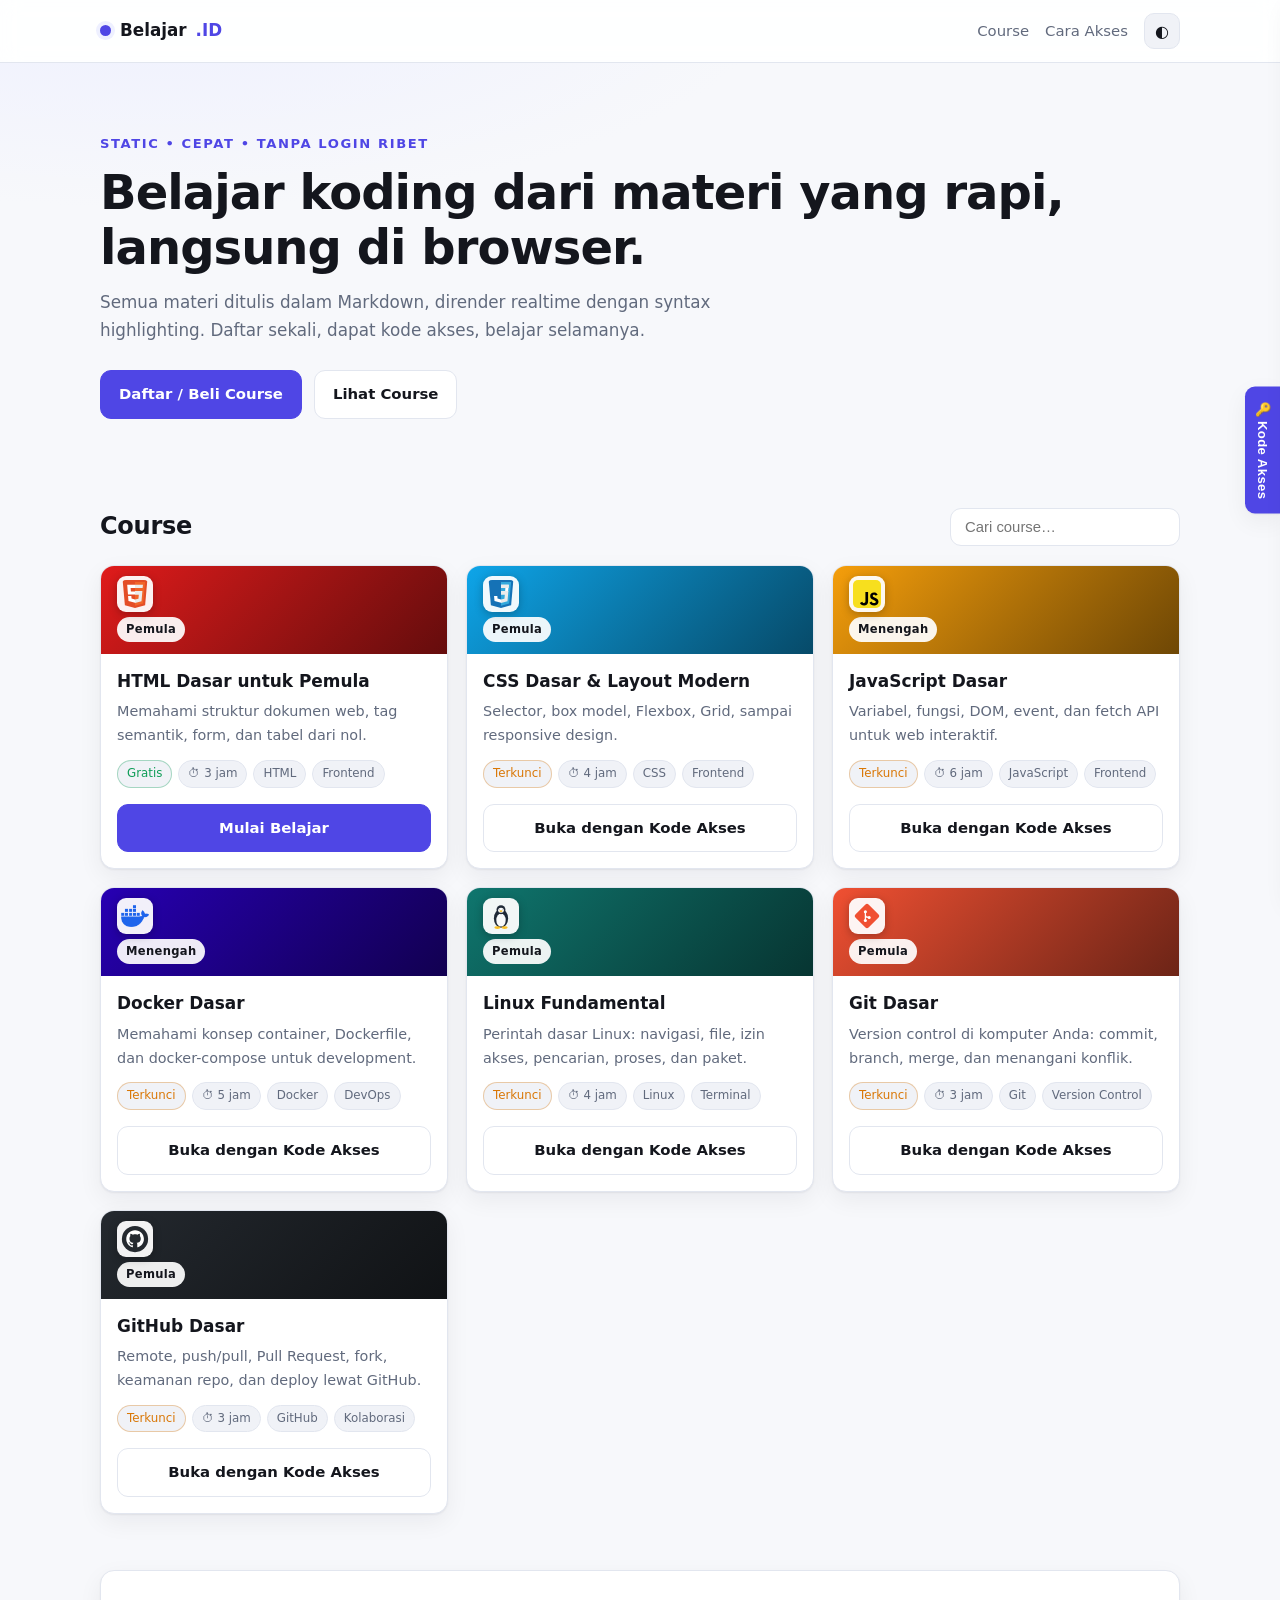
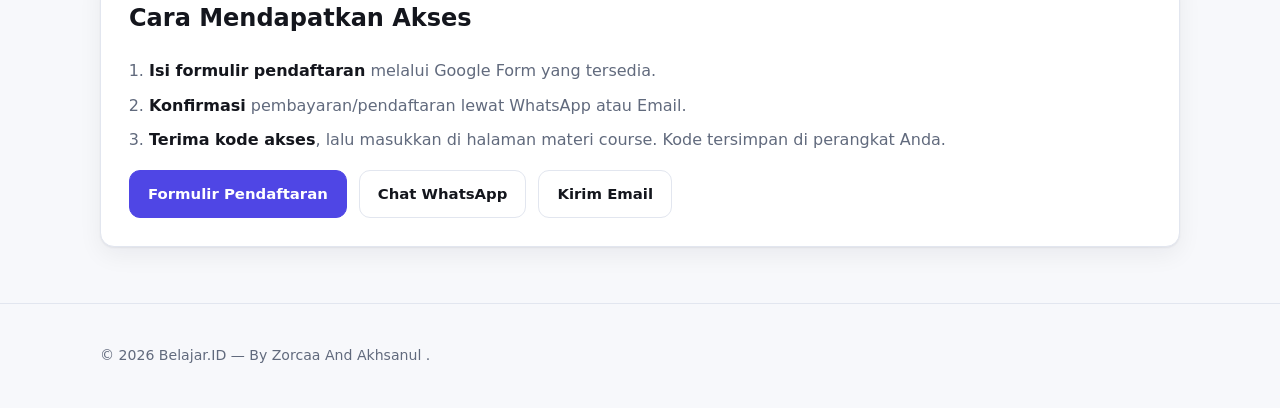
<file: index.html>
<!DOCTYPE html>
<html lang="id">
<head>
<link rel="icon" type="image/jpeg" href="images/courses/logo.jpg">
<meta charset="UTF-8">
<meta name="viewport" content="width=device-width, initial-scale=1, viewport-fit=cover">
<title>Belajar.ID — Course</title>
<meta name="description" content="Platform belajar mandiri berbasis materi Markdown.">
<link rel="stylesheet" href="css/style.css">
</head>
<body>
<header class="topbar">
  <div class="wrap bar">
    <a class="brand" href="index.html"><span class="dot"></span> Belajar<b>.ID</b></a>
    <nav class="bar-nav">
      <a href="#katalog">Course</a>
      <a href="#cara">Cara Akses</a>
      <button id="themeBtn" class="ghost" title="Ganti tema">◐</button>
    </nav>
  </div>
</header>

<section class="hero">
  <div class="wrap">
    <p class="kicker">Static • Cepat • Tanpa Login Ribet</p>
    <h1>Belajar koding dari materi yang rapi, langsung di browser.</h1>
    <p class="lead">Semua materi ditulis dalam Markdown, dirender realtime dengan syntax highlighting. Daftar sekali, dapat kode akses, belajar selamanya.</p>
    <div class="hero-cta">
      <a class="btn primary" id="heroRegister" href="#" target="_blank" rel="noopener">Daftar / Beli Course</a>
      <a class="btn" href="#katalog">Lihat Course</a>
    </div>
  </div>
</section>

<main class="wrap">
  <section id="katalog">
    <div class="sec-head">
      <h2>Course</h2>
      <input id="search" class="search" type="search" placeholder="Cari course…" aria-label="Cari course">
    </div>
    <div id="grid" class="grid"></div>
    <p id="empty" class="empty" hidden>Tidak ada course yang cocok.</p>
  </section>

  <section id="cara" class="card-plain">
    <h2>Cara Mendapatkan Akses</h2>
    <ol class="steps">
      <li><b>Isi formulir pendaftaran</b> melalui Google Form yang tersedia.</li>
      <li><b>Konfirmasi</b> pembayaran/pendaftaran lewat WhatsApp atau Email.</li>
      <li><b>Terima kode akses</b>, lalu masukkan di halaman materi course. Kode tersimpan di perangkat Anda.</li>
    </ol>
    <div class="hero-cta">
      <a class="btn primary" id="ctaForm" href="#" target="_blank" rel="noopener">Formulir Pendaftaran</a>
      <a class="btn" id="ctaWa" href="#" target="_blank" rel="noopener">Chat WhatsApp</a>
      <a class="btn" id="ctaMail" href="#">Kirim Email</a>
    </div>
  </section>
</main>

<footer class="footer">
  <div class="wrap">
    <p>© <span id="yr"></span> Belajar.ID — By Zorcaa And Akhsanul .</p>
  </div>
</footer>

<script src="js/config.js"></script>
<script src="js/courses.js"></script>
<script src="js/app.js"></script>
<script src="js/access-config.js"></script>
<script src="js/widgets.js"></script>
<script src="js/course-images.js"></script>
</body>
</html>
</file>
<file: css/style.css>
/* ===== Token warna ===== */
:root{
  --bg:#f7f8fb; --surface:#ffffff; --surface-2:#f0f2f7; --border:#e2e6ef;
  --text:#14161d; --muted:#616a7d; --accent:#4f46e5; --accent-soft:#eef0ff;
  --radius:14px; --maxw:1120px;
  --shadow:0 1px 2px rgba(16,20,40,.06), 0 8px 24px rgba(16,20,40,.06);
  box-sizing:border-box;
  padding-top:env(safe-area-inset-top,0px);
}
html[data-theme="dark"]{
  --bg:#0e1017; --surface:#161a24; --surface-2:#1d2231; --border:#2a3142;
  --text:#e8ebf2; --muted:#9aa4ba; --accent:#818cf8; --accent-soft:#1e2340;
  --shadow:0 1px 2px rgba(0,0,0,.4), 0 8px 24px rgba(0,0,0,.35);
}
*,*::before,*::after{box-sizing:border-box}
html{scroll-behavior:smooth; scroll-padding-top:80px}
body{margin:0;background:var(--bg);color:var(--text);
  font:16px/1.65 "Inter",system-ui,-apple-system,"Segoe UI",Roboto,sans-serif;
  -webkit-font-smoothing:antialiased}
img{max-width:100%}
a{color:var(--accent);text-decoration:none}
.wrap{max-width:var(--maxw);margin:0 auto;padding:0 20px}
.muted{color:var(--muted)} .small{font-size:.86rem}

/* ===== Topbar ===== */
.topbar{position:sticky;top:env(safe-area-inset-top,0px);z-index:40;
  background:color-mix(in srgb,var(--surface) 88%,transparent);
  backdrop-filter:blur(10px);border-bottom:1px solid var(--border)}
.bar{display:flex;align-items:center;justify-content:space-between;height:62px;gap:12px}
.brand{display:flex;align-items:center;gap:9px;font-weight:700;color:var(--text);font-size:1.05rem}
.brand b{color:var(--accent)}
.dot{width:11px;height:11px;border-radius:50%;background:var(--accent);
  box-shadow:0 0 0 4px var(--accent-soft)}
.bar-nav{display:flex;align-items:center;gap:16px}
.bar-nav a{color:var(--muted);font-size:.93rem;font-weight:500}
.bar-nav a:hover{color:var(--text)}
.ghost{background:var(--surface-2);border:1px solid var(--border);color:var(--text);
  width:36px;height:36px;border-radius:10px;cursor:pointer;font-size:1rem}

/* ===== Hero ===== */
.hero{padding:70px 0 40px;background:
  radial-gradient(900px 320px at 12% -20%,var(--accent-soft),transparent 70%)}
.kicker{margin:0 0 10px;color:var(--accent);font-weight:600;font-size:.82rem;
  letter-spacing:.12em;text-transform:uppercase}
.hero h1{margin:0 0 14px;font-size:clamp(1.9rem,5vw,3rem);line-height:1.15;letter-spacing:-.02em}
.lead{max-width:60ch;color:var(--muted);font-size:1.05rem;margin:0 0 26px}
.hero-cta{display:flex;flex-wrap:wrap;gap:12px}

/* ===== Tombol ===== */
.btn{display:inline-flex;align-items:center;justify-content:center;gap:8px;
  padding:11px 18px;border-radius:11px;border:1px solid var(--border);
  background:var(--surface);color:var(--text);font-weight:600;font-size:.93rem;
  cursor:pointer;transition:transform .12s ease,border-color .12s ease}
.btn:hover{transform:translateY(-1px);border-color:var(--accent)}
.btn.primary{background:var(--accent);border-color:var(--accent);color:#fff}
.btn.block{width:100%}
.ghost-btn{background:transparent;color:var(--muted)}

/* ===== Katalog ===== */
.sec-head{display:flex;flex-wrap:wrap;gap:14px;align-items:center;
  justify-content:space-between;margin:48px 0 18px}
.sec-head h2{margin:0;font-size:1.5rem;letter-spacing:-.01em}
.search{padding:10px 14px;border-radius:11px;border:1px solid var(--border);
  background:var(--surface);color:var(--text);min-width:230px;font-size:.93rem}
.search:focus{outline:2px solid var(--accent);outline-offset:1px}
.grid{display:grid;gap:18px;grid-template-columns:repeat(auto-fill,minmax(280px,1fr))}
.card{background:var(--surface);border:1px solid var(--border);border-radius:var(--radius);
  overflow:hidden;display:flex;flex-direction:column;box-shadow:var(--shadow);
  transition:transform .15s ease,border-color .15s ease}
.card:hover{transform:translateY(-3px);border-color:var(--accent)}
.card-cover{height:88px;display:flex;align-items:flex-end;padding:12px 16px;
  background:linear-gradient(135deg,var(--c),color-mix(in srgb,var(--c) 45%,#000))}
.badge{background:rgba(255,255,255,.92);color:#14161d;font-size:.72rem;font-weight:700;
  padding:3px 9px;border-radius:999px;letter-spacing:.03em}
.card-body{padding:16px;display:flex;flex-direction:column;gap:8px;flex:1}
.card-body h3{margin:0;font-size:1.06rem;line-height:1.35}
.card-body p{margin:0;color:var(--muted);font-size:.9rem;flex:1}
.meta{display:flex;flex-wrap:wrap;gap:6px;margin-top:4px}
.chip{font-size:.74rem;padding:3px 9px;border-radius:999px;
  background:var(--surface-2);color:var(--muted);border:1px solid var(--border)}
.chip.open{color:#0f9d58;border-color:#0f9d5855}
.chip.lock{color:#d97706;border-color:#d9770655}
.card-foot{padding:0 16px 16px}
.card-plain{background:var(--surface);border:1px solid var(--border);border-radius:var(--radius);
  padding:28px;margin:56px 0;box-shadow:var(--shadow)}
.card-plain h2{margin-top:0}
.steps{color:var(--muted);padding-left:20px} .steps li{margin-bottom:8px}
.steps b{color:var(--text)}
.empty{text-align:center;color:var(--muted);padding:40px}
.footer{border-top:1px solid var(--border);padding:26px 0;color:var(--muted);font-size:.88rem;margin-top:40px}

/* ===== Gerbang akses ===== */
.gate{min-height:72vh;display:flex;align-items:center;justify-content:center;padding:40px 20px}
.gate-card{max-width:520px;width:100%;background:var(--surface);border:1px solid var(--border);
  border-radius:18px;padding:32px;box-shadow:var(--shadow);text-align:center}
.gate-card h1{margin:0 0 8px;font-size:1.6rem}
.gate-form{display:flex;gap:10px;margin:22px 0 8px;flex-wrap:wrap}
.gate-form input{flex:1;min-width:180px;padding:12px 14px;border-radius:11px;
  border:1px solid var(--border);background:var(--surface-2);color:var(--text);
  font-size:1rem;letter-spacing:.04em;text-align:center}
.gate-form input:focus{outline:2px solid var(--accent);outline-offset:1px}
.gate-msg{min-height:22px;margin:4px 0 14px;font-size:.9rem;font-weight:600}
.gate-msg.err{color:#dc2626} .gate-msg.ok{color:#0f9d58}
.gate-links{display:flex;flex-wrap:wrap;gap:10px;justify-content:center;
  padding-top:18px;border-top:1px solid var(--border);margin-bottom:14px}

/* ===== Layout reader ===== */
.layout{display:grid;grid-template-columns:288px minmax(0,1fr);
  max-width:var(--maxw);margin:0 auto;gap:0}
.sidebar{position:sticky;top:calc(62px + env(safe-area-inset-top,0px));
  height:calc(100vh - 62px);overflow-y:auto;padding:26px 20px;
  border-right:1px solid var(--border);display:flex;flex-direction:column;gap:18px}
.side-kicker{margin:0;font-size:.72rem;letter-spacing:.14em;text-transform:uppercase;color:var(--muted)}
.side-head h2{margin:4px 0 14px;font-size:1.05rem;line-height:1.35}
.progress{height:6px;border-radius:99px;background:var(--surface-2);overflow:hidden}
.progress span{display:block;height:100%;width:0;background:var(--accent);transition:width .2s}
.toc{display:flex;flex-direction:column;gap:2px;flex:1}
.toc a{padding:7px 11px;border-radius:9px;color:var(--muted);font-size:.9rem;
  border-left:2px solid transparent;line-height:1.4}
.toc a:hover{background:var(--surface-2);color:var(--text)}
.toc a.h3{padding-left:24px;font-size:.85rem}
.toc a.active{background:var(--accent-soft);color:var(--accent);
  border-left-color:var(--accent);font-weight:600}
.side-foot{display:flex;flex-direction:column;gap:8px}
.content{padding:34px 34px 70px;min-width:0}
.pager{display:flex;justify-content:space-between;gap:12px;margin-top:48px;
  padding-top:22px;border-top:1px solid var(--border)}
.scrim{display:none}

/* ===== Markdown ===== */
.markdown{max-width:76ch}
.markdown h1{font-size:clamp(1.7rem,4vw,2.3rem);letter-spacing:-.02em;margin:0 0 .4em;line-height:1.2}
.markdown h2{font-size:1.45rem;margin:2em 0 .6em;padding-bottom:.3em;border-bottom:1px solid var(--border)}
.markdown h3{font-size:1.15rem;margin:1.7em 0 .5em}
.markdown p,.markdown li{color:var(--text)}
.markdown li{margin:.35em 0}
.markdown blockquote{margin:1.4em 0;padding:2px 18px;border-left:3px solid var(--accent);
  background:var(--accent-soft);border-radius:0 10px 10px 0;color:var(--muted)}
.markdown code{font-family:ui-monospace,"SFMono-Regular",Menlo,Consolas,monospace;font-size:.88em}
.markdown :not(pre)>code{background:var(--surface-2);border:1px solid var(--border);
  padding:.12em .4em;border-radius:6px}
.markdown pre{background:#0d1117;border:1px solid var(--border);border-radius:12px;
  padding:16px 18px;overflow-x:auto;margin:1.3em 0}
.markdown pre code{background:none;border:0;padding:0;color:#e6edf3}
.markdown table{width:100%;border-collapse:collapse;margin:1.3em 0;display:block;overflow-x:auto}
.markdown th,.markdown td{border:1px solid var(--border);padding:9px 12px;text-align:left;font-size:.92rem}
.markdown th{background:var(--surface-2)}
.markdown hr{border:0;border-top:1px solid var(--border);margin:2.4em 0}
.markdown a{text-decoration:underline;text-underline-offset:3px}
.only-mobile{display:none}

/* ===== Responsif ===== */
@media (max-width:900px){
  .layout{grid-template-columns:1fr}
  .only-mobile{display:inline-flex;align-items:center;justify-content:center}
  .sidebar{position:fixed;top:0;left:0;bottom:0;width:282px;height:100dvh;z-index:60;
    background:var(--surface);transform:translateX(-102%);transition:transform .25s ease;
    padding-top:calc(24px + env(safe-area-inset-top,0px))}
  .sidebar.open{transform:none;box-shadow:0 0 40px rgba(0,0,0,.35)}
  .scrim.show{display:block;position:fixed;inset:0;background:rgba(6,8,15,.5);z-index:50}
  .content{padding:24px 20px 60px}
  .hero{padding:48px 0 26px}
  .sec-head{margin-top:32px}
  .search{width:100%}
}
</file>
